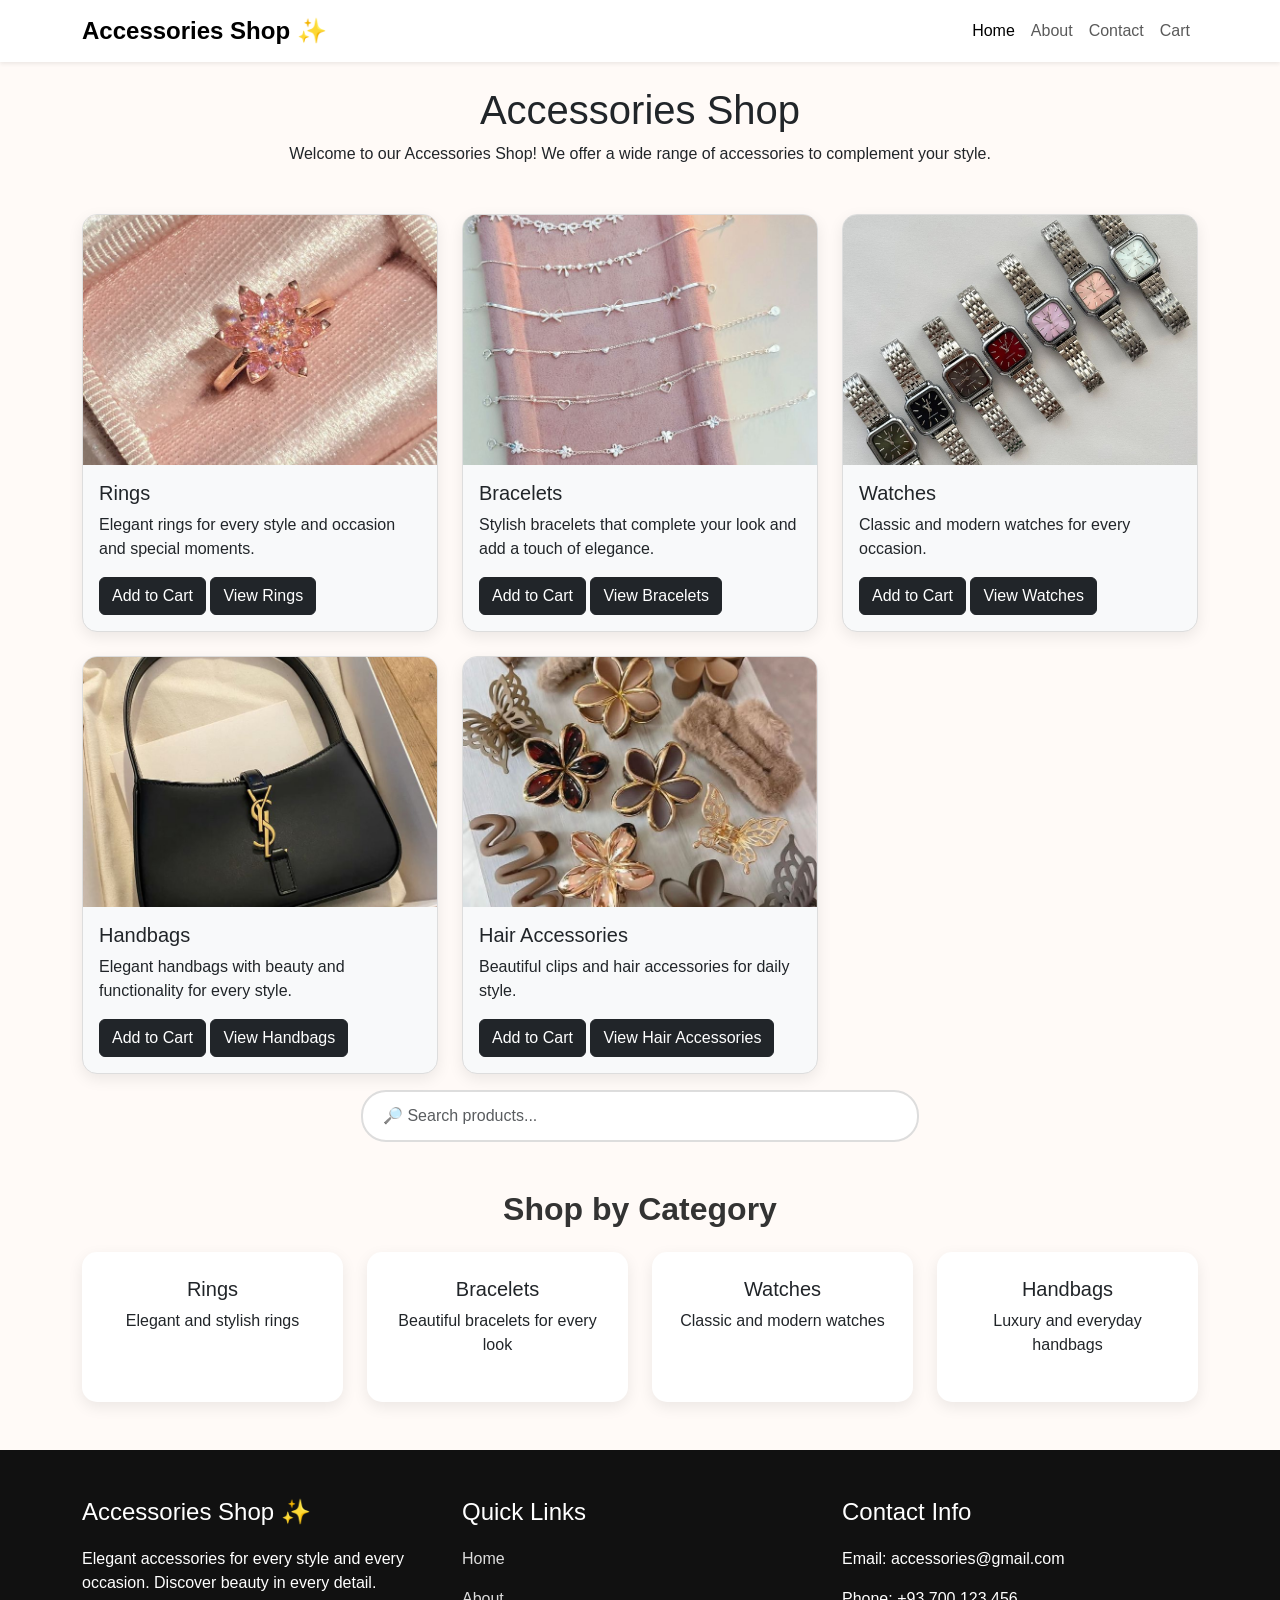
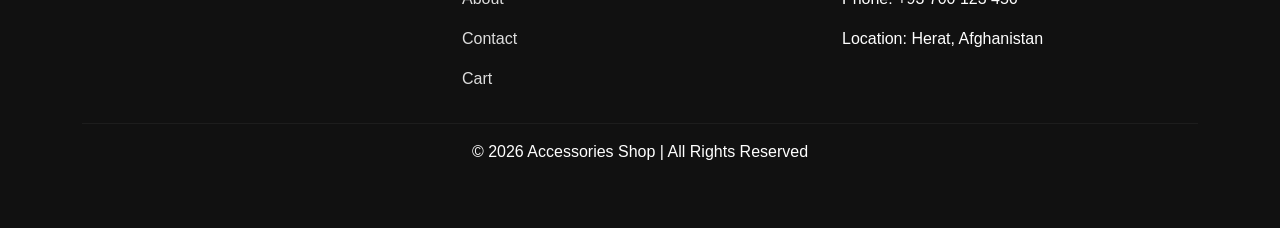
<file: accessories shop/index.html>
<!DOCTYPE html>
<html lang="en">

<head>
  <meta charset="UTF-8">
  <meta name="viewport" content="width=device-width, initial-scale=1.0">

  <!-- Bootstrap -->
  <link
    href="https://cdn.jsdelivr.net/npm/bootstrap@5.3.3/dist/css/bootstrap.min.css"
    rel="stylesheet"
  >

  <!-- CSS -->
  <link rel="stylesheet" href="/css/style.css">

  <title>Accessories Shop</title>
</head>

<body>

  <!-- Navbar -->
  <nav class="navbar navbar-expand-lg navbar-light bg-white shadow-sm">
    <div class="container">

      <a class="navbar-brand fw-bold" href="index.html">
        Accessories Shop ✨
      </a>

      <button
        class="navbar-toggler"
        type="button"
        data-bs-toggle="collapse"
        data-bs-target="#navbarNav"
      >
        <span class="navbar-toggler-icon"></span>
      </button>

      <div class="collapse navbar-collapse" id="navbarNav">
        <ul class="navbar-nav ms-auto">

          <li class="nav-item">
            <a class="nav-link active" href="index.html">Home</a>
          </li>

          <li class="nav-item">
            <a class="nav-link" href="about.html">About</a>
          </li>

          <li class="nav-item">
            <a class="nav-link" href="contact.html">Contact</a>
          </li>

          <li class="nav-item">
            <a class="nav-link" href="cart.html">Cart</a>
          </li>

        </ul>
      </div>

    </div>
  </nav>

  <!-- Title -->
  <h1 class="text-center mt-4">Accessories Shop</h1>

  <p class="text-center">
    Welcome to our Accessories Shop! We offer a wide range of accessories
    to complement your style.
  </p>
  <!-- Main Categories -->
  <div class="container mt-5">
    <div class="row g-4">

      <!-- Rings -->
      <div class="col-md-4">
        <div class="card product-card h-100">
          <img src="../images/golden-ring.jpg" class="card-img-top" alt="Rings">

          <div class="card-body">
            <h5 class="card-title">Rings</h5>
            <p class="card-text">
              Elegant rings for every style and occasion and special moments.
            </p>

            <button
  class="btn btn-dark"
  onclick="addToCart('Elegant Ring', 15, '../images/elegant_ring.jpg')"
>
  Add to Cart
</button>
            <button
              class="btn btn-dark"
              onclick="showProducts('rings')"
            >
              View Rings
            </button>
          </div>
        </div>
      </div>

      <!-- Bracelets -->
      <div class="col-md-4">
        <div class="card product-card h-100">
          <img src="../images/silver-bracelet.jpg" class="card-img-top" alt="Bracelets">

          <div class="card-body">
            <h5 class="card-title">Bracelets</h5>
            <p class="card-text">
              Stylish bracelets that complete your look and add a touch of elegance.
            </p>

            <button
  class="btn btn-dark"
  onclick="addToCart('Stylish Bracelet', 20, '../images/silver_bracelet.jpg')"
>
  Add to Cart
</button>
            <button
              class="btn btn-dark"
              onclick="showProducts('bracelets')"
            >
              View Bracelets
            </button>
          </div>
        </div>
      </div>

      <!-- Watches -->
      <div class="col-md-4">
        <div class="card product-card h-100">
          <img src="../images/silver-watches.jpg" class="card-img-top" alt="Watches">

          <div class="card-body">
            <h5 class="card-title">Watches</h5>
            <p class="card-text">
              Classic and modern watches for every occasion.
            </p>

           <button
  class="btn btn-dark"
  onclick="addToCart('Classic Watch', 50, '../images/silver_watches.jpg')">
  Add to Cart
</button>
            <button
              class="btn btn-dark"
              onclick="showProducts('watches')"
            >
              View Watches
            </button>
          </div>
        </div>
      </div>

      <!-- Handbags -->
      <div class="col-md-4">
        <div class="card product-card h-100">
          <img src="../images/black-bag.jpg" class="card-img-top" alt="Handbags">

          <div class="card-body">
            <h5 class="card-title">Handbags</h5>
            <p class="card-text">
              Elegant handbags with beauty and functionality for every style.
            </p>

      <button class="btn btn-dark" onclick="addToCart('Black Handbag', 40, '../images/black_bag.jpg')">
        Add to Cart
      </button>
            <button
              class="btn btn-dark"
              onclick="showProducts('handbags')"
            >
              View Handbags
            </button>
          </div>
        </div>
      </div>

      <!-- Hair Accessories -->
      <div class="col-md-4">
        <div class="card product-card h-100">
          <img src="../images/hair-accessories.jpg" class="card-img-top" alt="Hair Accessories">

          <div class="card-body">
            <h5 class="card-title">Hair Accessories</h5>
            <p class="card-text">
              Beautiful clips and hair accessories for daily style.
            </p>
            <button class="btn btn-dark" onclick="addToCart('Pearl Hair Clip', 10, '../images/hair_accessories.jpg')">
              Add to Cart
            </button>
            <button
              class="btn btn-dark"
              onclick="showProducts('hair-accessories')"
            >
              View Hair Accessories
            </button>
          </div>
        </div>
      </div>

    </div>
  </div>
<!-- RINGS -->
<div id="rings" class="product-list" style="display:none;">
  <h2>Rings Collection</h2>
  <div class="container">
    <div class="row g-4">

      <div class="col-md-4">
        <div class="card h-100">
          <img src="../images/elegant-ring.jpg" class="card-img-top">
          <div class="card-body">
            <h5>Elegant Silver Ring</h5>
            <p>$15</p>
            <button class="btn btn-dark"
              onclick="addToCart('Elegant Silver Ring',15,'../images/elegant-ring.jpg')">
              Add to Cart
            </button>
          </div>
        </div>
      </div>

      <div class="col-md-4">
        <div class="card h-100">
          <img src="../images/golden-ring.jpg" class="card-img-top">
          <div class="card-body">
            <h5>Gold Ring</h5>
            <p>$25</p>
            <button class="btn btn-dark"
              onclick="addToCart('Gold Ring',25,'../images/golden-ring.jpg')">
              Add to Cart
            </button>
          </div>
        </div>
      </div>

      <div class="col-md-4">
        <div class="card h-100">
          <img src="../images/featured-ring.jpg" class="card-img-top">
          <div class="card-body">
            <h5>Featured Ring</h5>
            <p>$20</p>
            <button class="btn btn-dark"
              onclick="addToCart('Featured Ring',20,'../images/featured-ring.jpg')">
              Add to Cart
            </button>
          </div>
        </div>
      </div>

    </div>
  </div>
</div>


<!-- BRACELETS -->
<div id="bracelets" class="product-list" style="display:none;">
  <h2>Bracelets Collection</h2>
  <div class="container">
    <div class="row g-4">

      <div class="col-md-4">
        <div class="card h-100">
          <img src="../images/silver-bracelet.jpg" class="card-img-top">
          <div class="card-body">
            <h5>Silver Bracelet</h5>
            <p>$20</p>
            <button class="btn btn-dark"
              onclick="addToCart('Silver Bracelet',20,'../images/silver-bracelet.jpg')">
              Add to Cart
            </button>
          </div>
        </div>
      </div>

      <div class="col-md-4">
        <div class="card h-100">
          <img src="../images/golden-braclete.jpg" class="card-img-top">
          <div class="card-body">
            <h5>Golden Bracelet</h5>
            <p>$30</p>
            <button class="btn btn-dark"
              onclick="addToCart('Golden Bracelet',30,'../images/golden-braclete.jpg')">
              Add to Cart
            </button>
          </div>
        </div>
      </div>

      <div class="col-md-4">
        <div class="card h-100">
          <img src="../images/featured-bracelets.jpg" class="card-img-top">
          <div class="card-body">
            <h5>Featured Bracelet</h5>
            <p>$25</p>
            <button class="btn btn-dark"
              onclick="addToCart('Featured Bracelet',25,'../images/featured-bracelets.jpg')">
              Add to Cart
            </button>
          </div>
        </div>
      </div>

    </div>
  </div>
</div>


<!-- WATCHES -->
<div id="watches" class="product-list" style="display:none;">
  <h2>Watches Collection</h2>
  <div class="container">
    <div class="row g-4">

      <div class="col-md-4">
        <div class="card h-100">
          <img src="../images/silver-watches.jpg" class="card-img-top">
          <div class="card-body">
            <h5>Classic Watch</h5>
            <p>$50</p>
            <button class="btn btn-dark"
              onclick="addToCart('Classic Watch',50,'../images/silver-watches.jpg')">
              Add to Cart
            </button>
          </div>
        </div>
      </div>

      <div class="col-md-4">
        <div class="card h-100">
          <img src="../images/golden-watches.jpg" class="card-img-top">
          <div class="card-body">
            <h5>Golden Watch</h5>
            <p>$70</p>
            <button class="btn btn-dark"
              onclick="addToCart('Golden Watch',70,'../images/golden-watches.jpg')">
              Add to Cart
            </button>
          </div>
        </div>
      </div>

      <div class="col-md-4">
        <div class="card h-100">
          <img src="../images/featured-watches.jpg" class="card-img-top">
          <div class="card-body">
            <h5>Featured Watch</h5>
            <p>$60</p>
            <button class="btn btn-dark"
              onclick="addToCart('Featured Watch',60,'../images/featured-watches.jpg')">
              Add to Cart
            </button>
          </div>
        </div>
      </div>

    </div>
  </div>
</div>


<!-- HANDBAGS -->
<div id="handbags" class="product-list" style="display:none;">
  <h2>Handbags Collection</h2>
  <div class="container">
    <div class="row g-4">

      <div class="col-md-4">
        <div class="card h-100">
          <img src="../images/black-bag.jpg" class="card-img-top">
          <div class="card-body">
            <h5>Black Bag</h5>
            <p>$40</p>
            <button class="btn btn-dark"
              onclick="addToCart('Black Handbag',40,'../images/black-bag.jpg')">
              Add to Cart
            </button>
          </div>
        </div>
      </div>

      <div class="col-md-4">
        <div class="card h-100">
          <img src="../images/single-shoulder.jpg" class="card-img-top">
          <div class="card-body">
            <h5>Shoulder Bag</h5>
            <p>$55</p>
            <button class="btn btn-dark"
              onclick="addToCart('Shoulder Bag',55,'../images/single-shoulder.jpg')">
              Add to Cart
            </button>
          </div>
        </div>
      </div>

      <div class="col-md-4">
        <div class="card h-100">
          <img src="../images/louis-bags.jpg" class="card-img-top">
          <div class="card-body">
            <h5>Luxury Tote</h5>
            <p>$60</p>
            <button class="btn btn-dark"
              onclick="addToCart('Luxury Tote Bag',60,'../images/louis-bags.jpg')">
              Add to Cart
            </button>
          </div>
        </div>
      </div>

    </div>
  </div>
</div>


<!-- HAIR ACCESSORIES -->
<div id="hair-accessories" class="product-list" style="display:none;">
  <h2>Hair Accessories</h2>
  <div class="container">
    <div class="row g-4">

      <div class="col-md-4">
        <div class="card h-100">
          <img src="../images/hair-accessories.jpg" class="card-img-top">
          <div class="card-body">
            <h5>Pearl Clip</h5>
            <p>$10</p>
            <button class="btn btn-dark"
              onclick="addToCart('Pearl Clip',10,'../images/hair-accessories.jpg')">
              Add to Cart
            </button>
          </div>
        </div>
      </div>

      <div class="col-md-4">
        <div class="card h-100">
          <img src="../images/hair-clips.jpg" class="card-img-top">
          <div class="card-body">
            <h5>Golden Headband</h5>
            <p>$15</p>
            <button class="btn btn-dark"
              onclick="addToCart('Golden Headband',15,'../images/hair-clips.jpg')">
              Add to Cart
            </button>
          </div>
        </div>
      </div>

      <div class="col-md-4">
        <div class="card h-100">
          <img src="../images/purple-clips.jpg" class="card-img-top">
          <div class="card-body">
            <h5>Heart Clip</h5>
            <p>$12</p>
            <button class="btn btn-dark"
              onclick="addToCart('Heart Clip',12,'../images/purple-clips.jpg')">
              Add to Cart
            </button>
          </div>
        </div>
      </div>

    </div>
  </div>
</div>
<div class="container my-3 text-center">
  <input 
    type="text" 
    id="search" 
    class="form-control search-box mx-auto"
    placeholder="🔎 Search products..."
    onkeyup="searchProducts()"
  >
</div>

<!-- SHOP BY CATEGORY -->
<section class="container mt-5">

  <h2 class="text-center mb-4">Shop by Category</h2>

  <div class="row g-4">

    <div class="col-md-3">
      <div class="category-box text-center">
        <h5>Rings</h5>
        <p>Elegant and stylish rings</p>
      </div>
    </div>

    <div class="col-md-3">
      <div class="category-box text-center ">
        <h5>Bracelets</h5>
        <p>Beautiful bracelets for every look</p>
      </div>
    </div>

    <div class="col-md-3">
      <div class="category-box text-center ">
        <h5>Watches</h5>
        <p>Classic and modern watches</p>
      </div>
    </div>

    <div class="col-md-3">
      <div class="category-box text-center ">
        <h5>Handbags</h5>
        <p>Luxury and everyday handbags</p>
      </div>
    </div>

  </div>

</section>
<!-- FOOTER -->
<footer class="site-footer mt-5">

  <div class="container py-5">
    <div class="row g-4">

      <!-- About -->
      <div class="col-md-4">
        <h4>Accessories Shop ✨</h4>
        <p>
          Elegant accessories for every style and every occasion.
          Discover beauty in every detail.
        </p>
      </div>

      <!-- Quick Links -->
      <div class="col-md-4">
        <h4>Quick Links</h4>

        <p><a href="index.html">Home</a></p>
        <p><a href="about.html">About</a></p>
        <p><a href="contact.html">Contact</a></p>
        <p><a href="cart.html">Cart</a></p>
      </div>

      <!-- Contact -->
      <div class="col-md-4">
        <h4>Contact Info</h4>

        <p>Email: accessories@gmail.com</p>
        <p>Phone: +93 700 123 456</p>
        <p>Location: Herat, Afghanistan</p>
      </div>

    </div>

    <hr>

    <div class="text-center">
      <p>© 2026 Accessories Shop | All Rights Reserved</p>
    </div>

  </div>

</footer>

  <!-- JS -->
  <script src="/js/main.js"></script>
  <script src="https://cdn.jsdelivr.net/npm/bootstrap@5.3.2/dist/js/bootstrap.bundle.min.js"></script>

</body>
</html>
</file>
<file: css/style.css>
/* =======================
   BASE STYLES
======================= */

body {
  font-family: Arial, sans-serif;
  background-color: #fffaf7;
  margin: 0;
  padding: 0;
}

h1 {
  text-align: center;
  margin-top: 30px;
  animation: fadeIn 1.5s;
}

h2 {
  color: #333;
  font-weight: bold;
}

/* =======================
   FORM (CONTACT / GENERAL)
======================= */

form {
  margin-top: 20px;
}

input,
select {
  padding: 8px;
  width: 200px;
}

button {
  padding: 8px 15px;
  background-color: black;
  color: white;
  border: none;
  transition: 0.3s;
}

button:hover {
  transform: scale(1.05);
}

/* result text */
#result {
  margin-top: 15px;
  font-weight: bold;
}

/* =======================
   NAVBAR
======================= */

.navbar-brand {
  font-size: 24px;
  font-weight: bold;
}

.nav-link {
  transition: 0.3s;
}

.nav-link:hover {
  color: #c9a227 !important;
}

/* =======================
   PRODUCTS
======================= */

.product-card {
  border: none;
  border-radius: 15px;
  overflow: hidden;
  transition: 0.3s;
  box-shadow: 0 5px 15px rgba(0,0,0,0.08);
  display: flex;
  flex-direction: column;
}

.product-card:hover {
  transform: translateY(-8px);
}

.product-card img {
  height: 250px;
  object-fit: cover;
}

.product-list {
  margin: 40px auto;
  padding: 20px;
  max-width: 900px;
}

.product-list h2 {
  text-align: center;
  margin-bottom: 30px;
}

.product-list img {
  width: 100%;
  height: 250px;
  object-fit: cover;
  border-radius: 10px;
}

.product-list .card {
  max-width: 300px;
}

.product-list .card-body {
  text-align: center;
}

/* =======================
   CATEGORY
======================= */

.category-box {
  background: #fff;
  padding: 25px;
  border-radius: 15px;
  height: 150px;
  transition: 0.3s;
  box-shadow: 0 5px 15px rgba(0,0,0,0.08);
}

.category-box:hover {
  transform: translateY(-8px);
}

.category-box h3 {
  margin-bottom: 10px;
}

/* =======================
   FOOTER
======================= */

.site-footer {
  background: #111;
  color: white;
  margin-top: 70px;
}

.site-footer h4 {
  margin-bottom: 20px;
}

.site-footer a {
  color: #ddd;
  text-decoration: none;
  transition: 0.3s;
}

.site-footer a:hover {
  color: #c9a227;
}

.site-footer hr {
  border-color: rgba(255,255,255,0.2);
}

/* =======================
   ABOUT PAGE
======================= */

.about-section h2,
.team-section h2 {
  text-align: center;
  font-size: 30px;
  font-weight: 600;
  margin-bottom: 20px;
}

.about-text {
  text-align: center;
  max-width: 700px;
  margin: 0 auto 30px;
  color: #666;
  font-size: 15px;
}

.list-group-item {
  border: none;
  border-radius: 10px;
  margin-bottom: 10px;
  padding: 15px 20px;
  box-shadow: 0 3px 10px rgba(0,0,0,0.04);
  transition: 0.3s;
}

.list-group-item:hover {
  transform: translateX(5px);
}

/* ABOUT CARDS */
.about-card {
  border: none;
  border-radius: 12px;
  box-shadow: 0 4px 12px rgba(0,0,0,0.05);
  transition: 0.3s;
  height: 100%;
}

.about-card:hover {
  transform: translateY(-5px);
}

.about-card h6 {
  font-size: 16px;
  font-weight: 600;
}

.about-card p {
  font-size: 13px;
  color: #666;
  margin-bottom: 0;
}

/* TEAM */
.team-card {
  border: none;
  border-radius: 15px;
  box-shadow: 0 4px 12px rgba(0,0,0,0.05);
  transition: 0.3s;
}

.team-card:hover {
  transform: translateY(-5px);
}

.team-card img {
  width: 95px;
  height: 95px;
  object-fit: cover;
  margin-bottom: 15px;
}

.team-card h5 {
  font-size: 18px;
  margin-bottom: 8px;
}

.team-card p {
  font-size: 14px;
  color: #666;
}

/* =======================
   CONTACT PAGE
======================= */

.contact-card {
  background: white;
  padding: 35px;
  border-radius: 15px;
  box-shadow: 0 5px 15px rgba(0,0,0,0.05);
}

.contact-card label {
  font-weight: 500;
  margin-bottom: 8px;
}

.contact-card button {
  padding: 12px;
  border-radius: 10px;
  transition: 0.3s;
}

.contact-card button:hover {
  transform: translateY(-2px);
  background-color: #111;
  color: #c9a227;
}

.contact-card input,
.contact-card select,
.contact-card textarea {
  transition: 0.3s ease;
}

.contact-card .form-control:focus,
.contact-card .form-select:focus {
  border-color: #c9a227 !important;
  box-shadow: 0 0 0 0.15rem rgba(201, 162, 39, 0.2) !important;
  outline: none;
}

.contact-card .form-control:hover,
.contact-card .form-select:hover {
  border-color: #c9a227;
}

/* RESULT */
.result-box {
  margin-top: 20px;
  text-align: center;
  font-weight: 500;
  color: #444;
}

/* CONTACT INFO */
.info-box {
  background: white;
  padding: 25px;
  border-radius: 15px;
  box-shadow: 0 4px 12px rgba(0,0,0,0.05);
  transition: 0.3s;
}

.info-box:hover {
  transform: translateY(-5px);
}

.info-box p {
  color: #666;
  margin-bottom: 0;
}

/* =======================
   CART
======================= */

table {
  border-radius: 15px;
  overflow: hidden;
}

.table td,
.table th {
  vertical-align: middle;
}

.progress-bar {
  font-weight: bold;
}

.card {
  background-color: #f8f9fa;
  border: 1px solid #ddd;
}

/* =======================
   SEARCH BAR
======================= */

.search-box {
  width: 50%;
  border-radius: 25px;
  padding: 12px 20px;
  border: 2px solid #ddd;
  transition: 0.3s;
}

.search-box:focus {
  border-color: #c9a227;
  box-shadow: 0 0 10px rgba(201, 162, 39, 0.3);
  outline: none;
}

/* =======================
   ANIMATIONS
======================= */

@keyframes fadeIn {
  from { opacity: 0; }
  to { opacity: 1; }
}


/* =======================
 /* RESPONSIVE FIX FOR CART PAGE */

@media (max-width: 768px) {

  /* table text smaller */
  .table th,
  .table td {
    font-size: 14px;
    padding: 10px 6px;
  }

  /* quantity buttons */
  .input-group {
    width: 110px !important;
    margin: auto;
    flex-wrap: nowrap;
  }

  .minus,
  .plus {
    min-width: 32px;
    font-size: 14px;
    padding: 4px;
  }

  .quantity {
    min-width: 38px;
    font-size: 14px;
    text-align: center;
    padding: 4px;
  }

  /* promo section */
  .card .d-flex {
    flex-direction: column;
    gap: 10px;
  }

  .card .d-flex button {
    width: 100%;
  }

  /* summary card */
  #cart-total {
    font-size: 24px;
  }

  /* checkout button */
  #checkout-btn {
    width: 100%;
  }

  /* navbar better spacing */
  .navbar-brand {
    font-size: 18px;
  }

  /* footer */
  footer {
    font-size: 14px;
    padding: 15px;
  }
}
</file>
